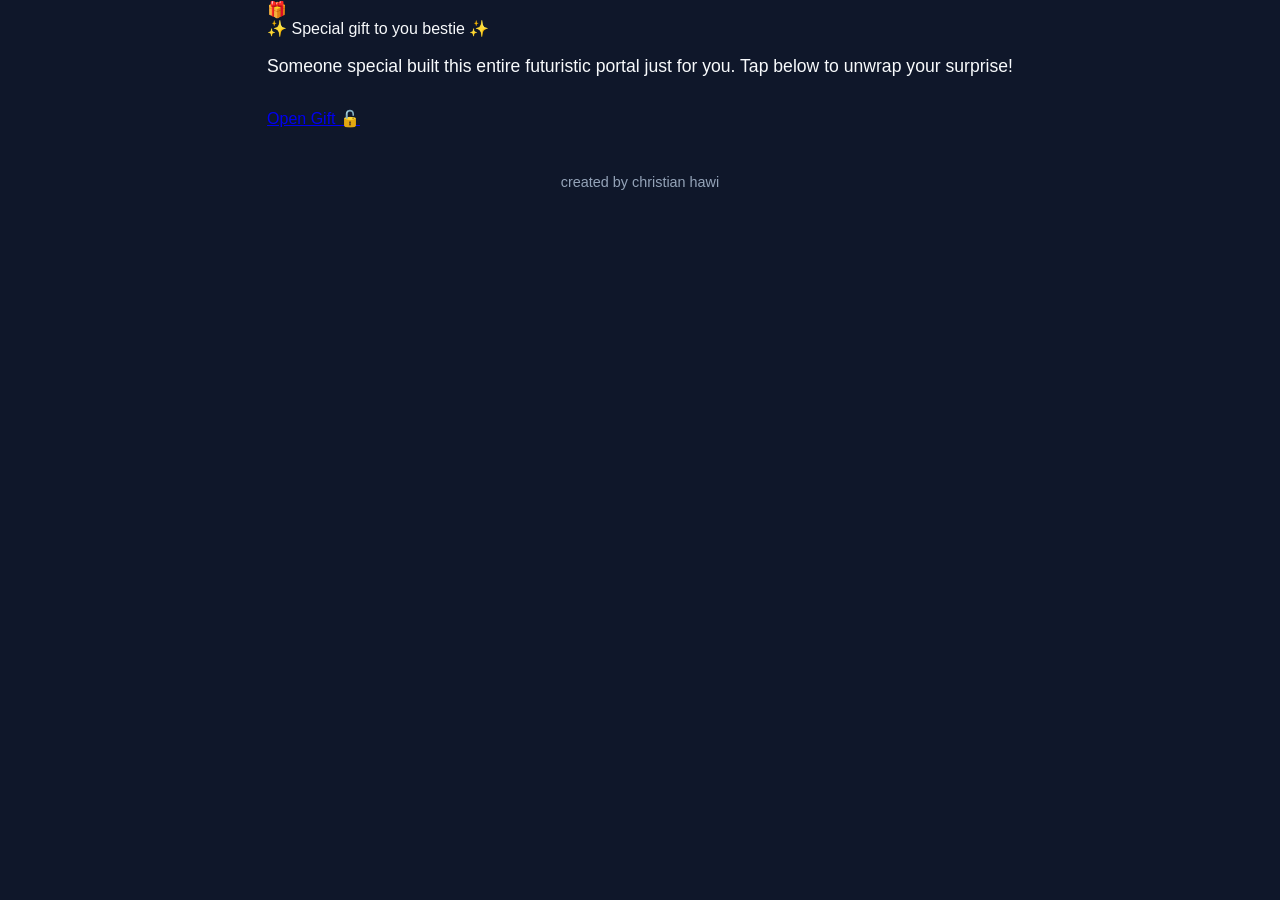
<file: index.html>
﻿<!DOCTYPE html>
<html lang="en">
<head>
    <meta charset="UTF-8">
    <meta name="viewport" content="width=device-width, initial-scale=1.0">
    <title>Special Gift For Mary Saru</title>
    <link rel="stylesheet" href="style.css">
</head>
<body>
    <div class="container">
        <div class="gift-container">
            <div class="gift-icon">🎁</div>
            <div class="floating-text">✨ Special gift to you bestie ✨</div>
            <p style="font-size: 1.1rem; margin-bottom: 2rem; color: #f8fafc;">
                Someone special built this entire futuristic portal just for you. Tap below to unwrap your surprise!
            </p>
            <a href="questionnaire.html" class="btn">Open Gift 🔓</a>
        </div>
    </div>
    <footer>
        <p>created by christian hawi</p>
    </footer>
</body>
</html>
</file>
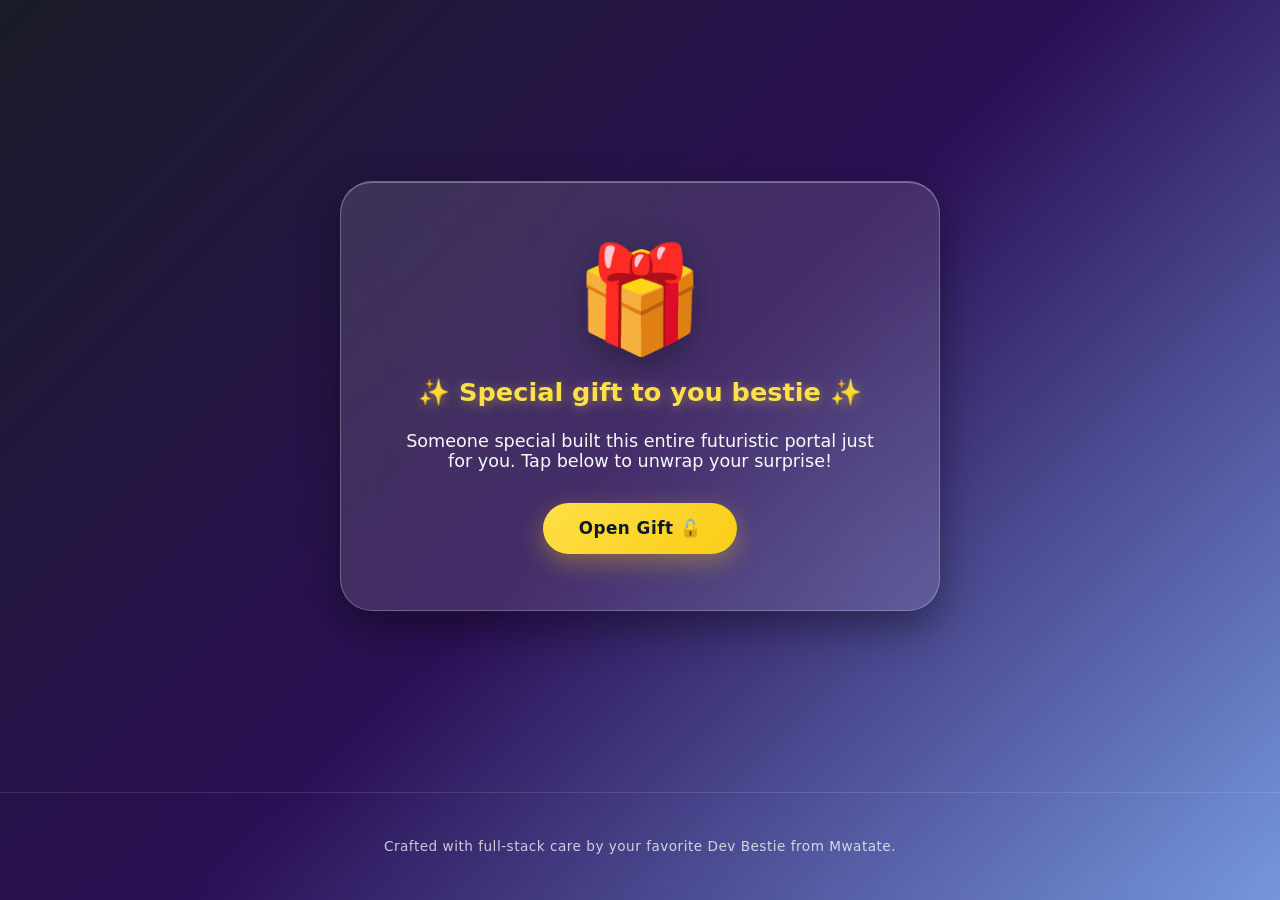
<file: mary-kcse-portal/index.html>
﻿<!DOCTYPE html>
<html lang="en">
<head>
    <meta charset="UTF-8">
    <meta name="viewport" content="width=device-width, initial-scale=1.0">
    <title>Special Gift For Mary Saru</title>
    <link rel="stylesheet" href="style.css">
</head>
<body>
    <div class="container">
        <div class="gift-container">
            <div class="gift-icon">🎁</div>
            <div class="floating-text">✨ Special gift to you bestie ✨</div>
            <p style="font-size: 1.1rem; margin-bottom: 2rem; color: #f8fafc;">
                Someone special built this entire futuristic portal just for you. Tap below to unwrap your surprise!
            </p>
            <a href="questionnaire.html" class="btn">Open Gift 🔓</a>
        </div>
    </div>
    <footer>
        <p>Crafted with full-stack care by your favorite Dev Bestie from Mwatate.</p>
    </footer>
</body>
</html>
</file>
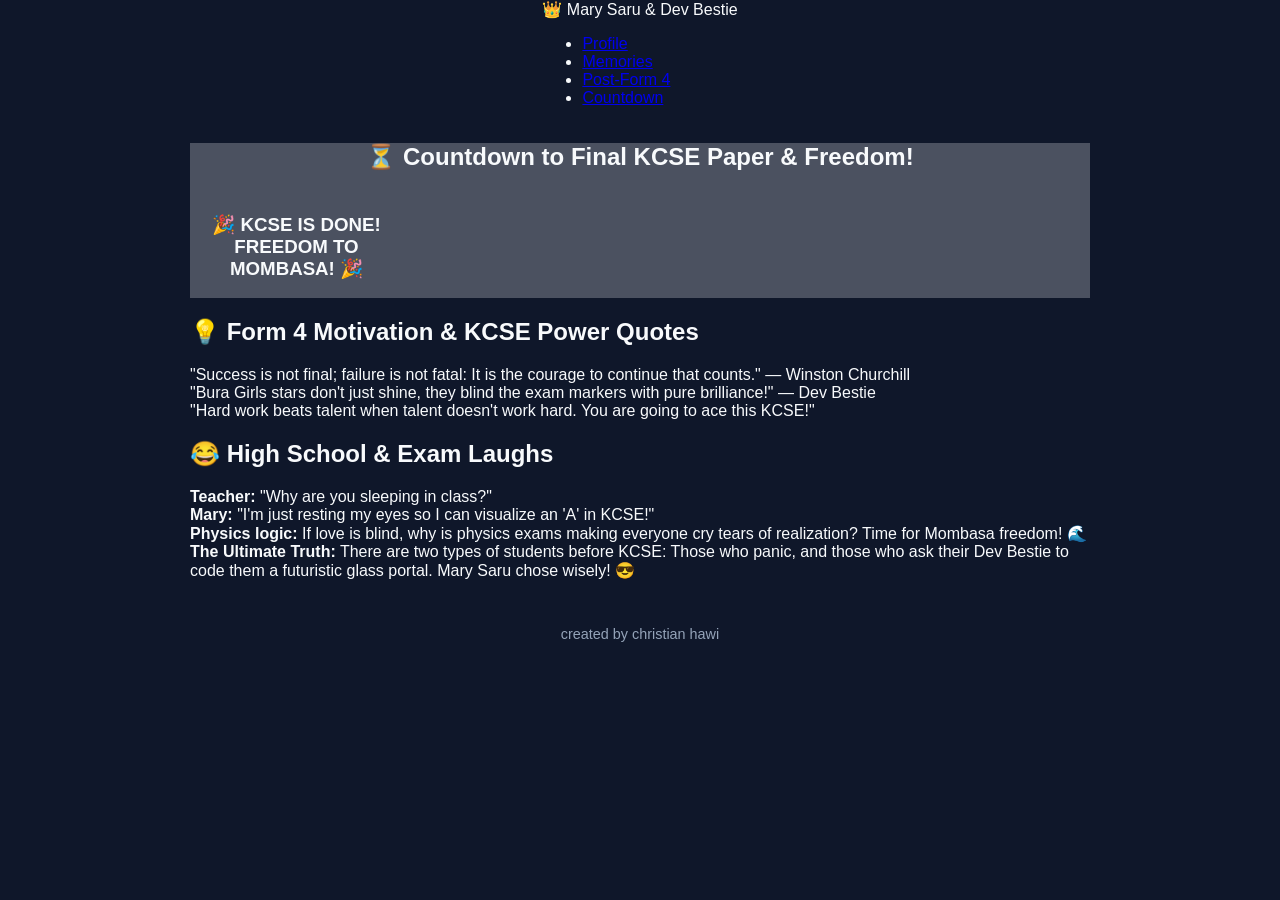
<file: countdown.html>
﻿<!DOCTYPE html>
<html lang="en">
<head>
    <meta charset="UTF-8">
    <meta name="viewport" content="width=device-width, initial-scale=1.0">
    <title>Mary Saru | Countdown & Quotes</title>
    <link rel="stylesheet" href="style.css">
</head>
<body>
    <nav class="navbar">
        <div class="logo">👑 Mary Saru & Dev Bestie</div>
        <ul>
            <li><a href="message.html">Profile</a></li>
            <li><a href="memories.html">Memories</a></li>
            <li><a href="post-form4.html">Post-Form 4</a></li>
            <li><a href="countdown.html" class="active">Countdown</a></li>
        </ul>
    </nav>

    <div class="container" style="max-width: 900px;">
        <div class="card" style="text-align: center; background: rgba(255,255,255,0.25);">
            <h2 style="text-align: center;">⏳ Countdown to Final KCSE Paper & Freedom!</h2>
            <div id="timer" style="display: grid; grid-template-columns: repeat(4, 1fr); gap: 1rem; margin-top: 1.5rem;">
                <div class="time-box" style="background: rgba(0,0,0,0.3); padding: 1rem; border-radius: 12px;"><span id="days" style="font-size: 2.2rem; font-weight: bold; color: var(--accent-yellow); display: block;">00</span><label style="font-size: 0.8rem;">DAYS</label></div>
                <div class="time-box" style="background: rgba(0,0,0,0.3); padding: 1rem; border-radius: 12px;"><span id="hours" style="font-size: 2.2rem; font-weight: bold; color: var(--accent-yellow); display: block;">00</span><label style="font-size: 0.8rem;">HOURS</label></div>
                <div class="time-box" style="background: rgba(0,0,0,0.3); padding: 1rem; border-radius: 12px;"><span id="minutes" style="font-size: 2.2rem; font-weight: bold; color: var(--accent-yellow); display: block;">00</span><label style="font-size: 0.8rem;">MINUTES</label></div>
                <div class="time-box" style="background: rgba(0,0,0,0.3); padding: 1rem; border-radius: 12px;"><span id="seconds" style="font-size: 2.2rem; font-weight: bold; color: var(--accent-yellow); display: block;">00</span><label style="font-size: 0.8rem;">SECONDS</label></div>
            </div>
        </div>

        <div class="card">
            <h2>💡 Form 4 Motivation & KCSE Power Quotes</h2>
            <div class="quote-box">
                "Success is not final; failure is not fatal: It is the courage to continue that counts." — Winston Churchill
            </div>
            <div class="quote-box">
                "Bura Girls stars don't just shine, they blind the exam markers with pure brilliance!" — Dev Bestie
            </div>
            <div class="quote-box">
                "Hard work beats talent when talent doesn't work hard. You are going to ace this KCSE!"
            </div>
        </div>

        <div class="card">
            <h2>😂 High School & Exam Laughs</h2>
            <div class="joke-box">
                <strong>Teacher:</strong> "Why are you sleeping in class?"<br>
                <strong>Mary:</strong> "I'm just resting my eyes so I can visualize an 'A' in KCSE!"
            </div>
            <div class="joke-box">
                <strong>Physics logic:</strong> If love is blind, why is physics exams making everyone cry tears of realization? Time for Mombasa freedom! 🌊
            </div>
            <div class="joke-box">
                <strong>The Ultimate Truth:</strong> There are two types of students before KCSE: Those who panic, and those who ask their Dev Bestie to code them a futuristic glass portal. Mary Saru chose wisely! 😎
            </div>
        </div>
    </div>

    <footer>
        <p>created by christian hawi</p>
    </footer>
    <script src="script.js"></script>
</body>
</html>
</file>
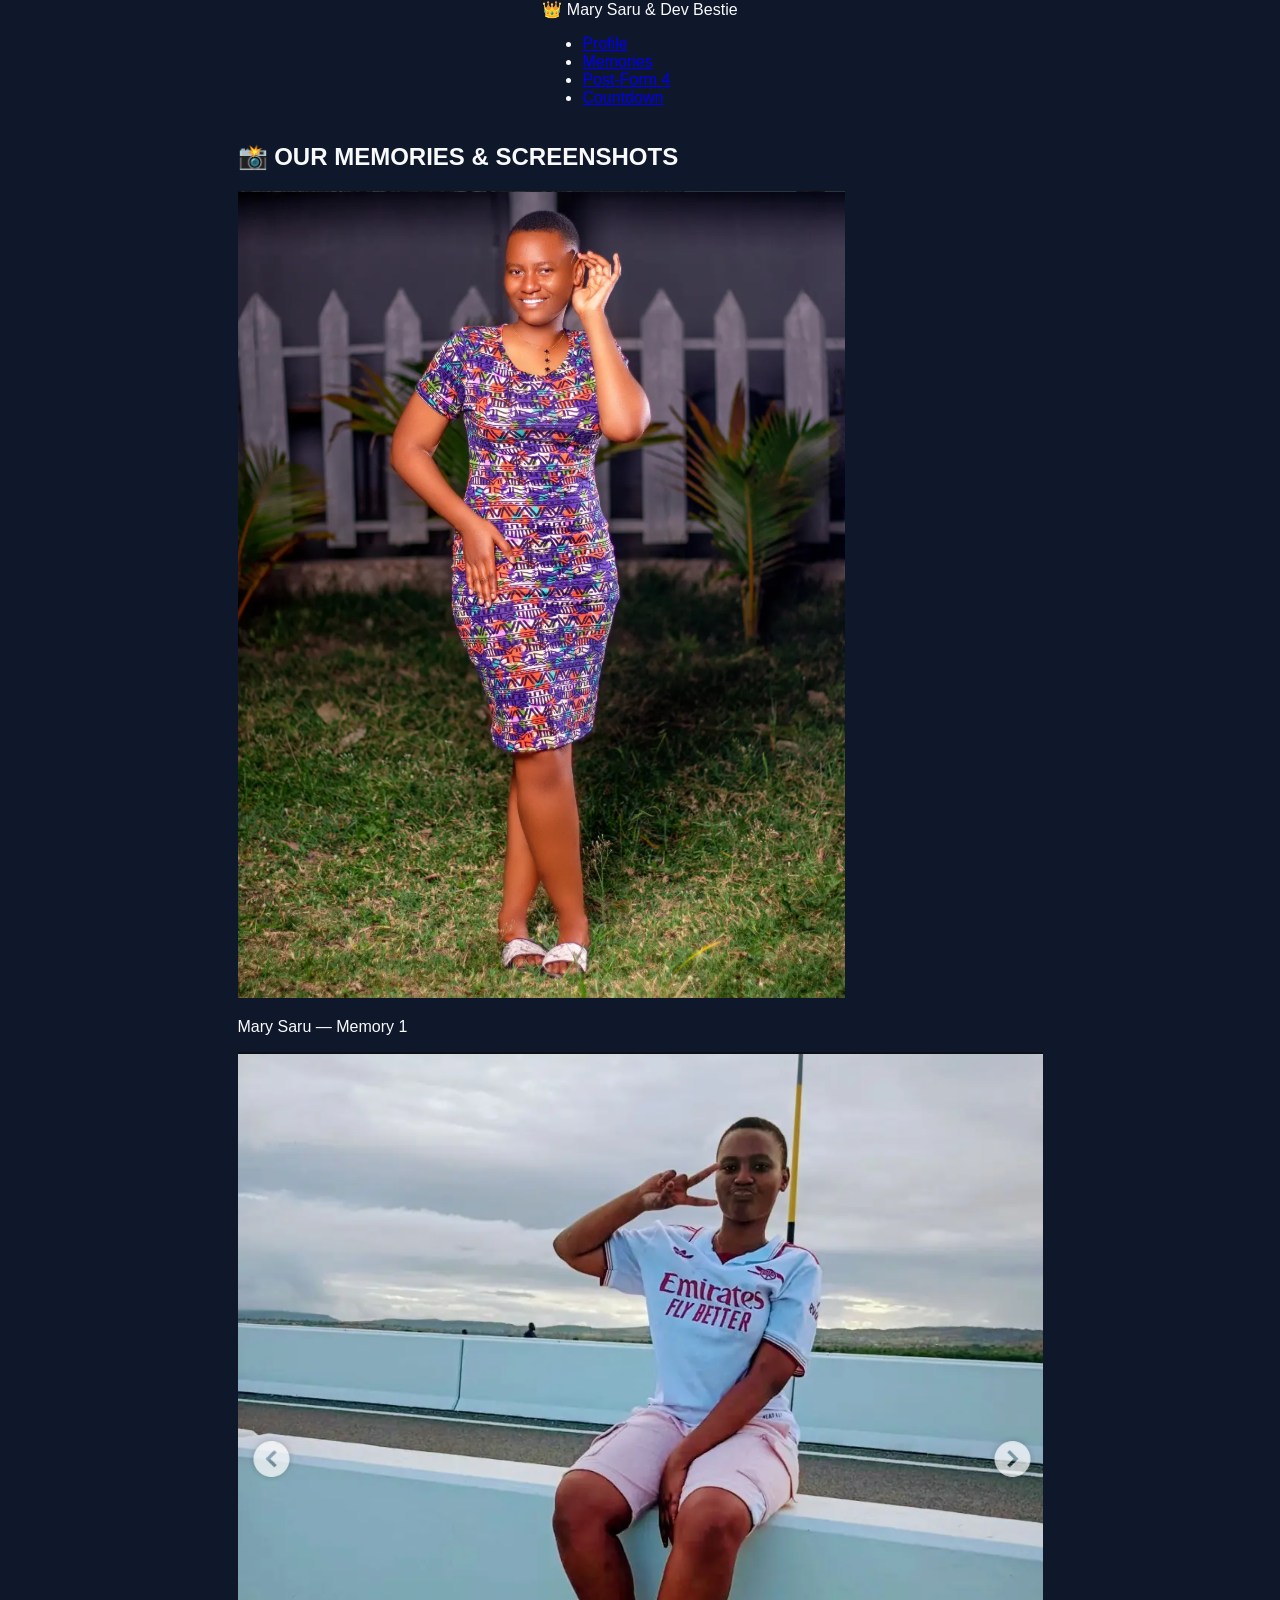
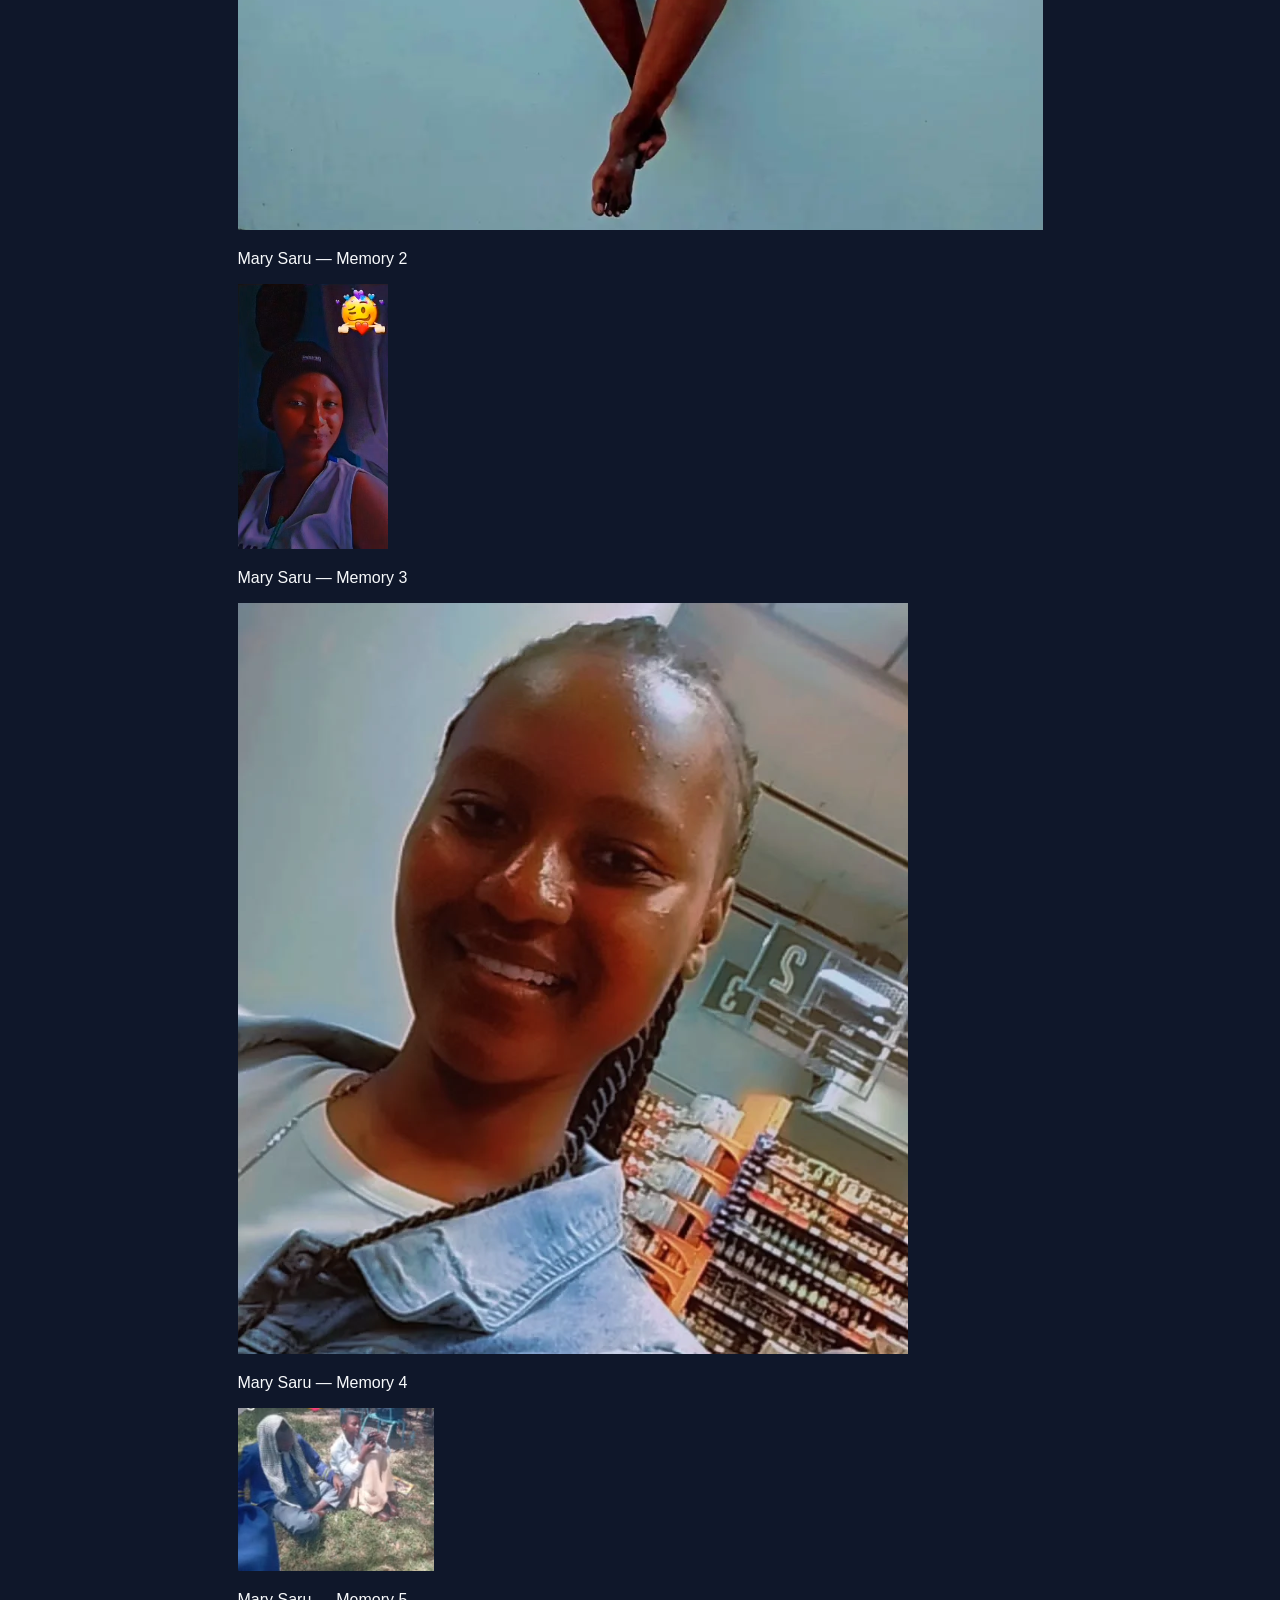
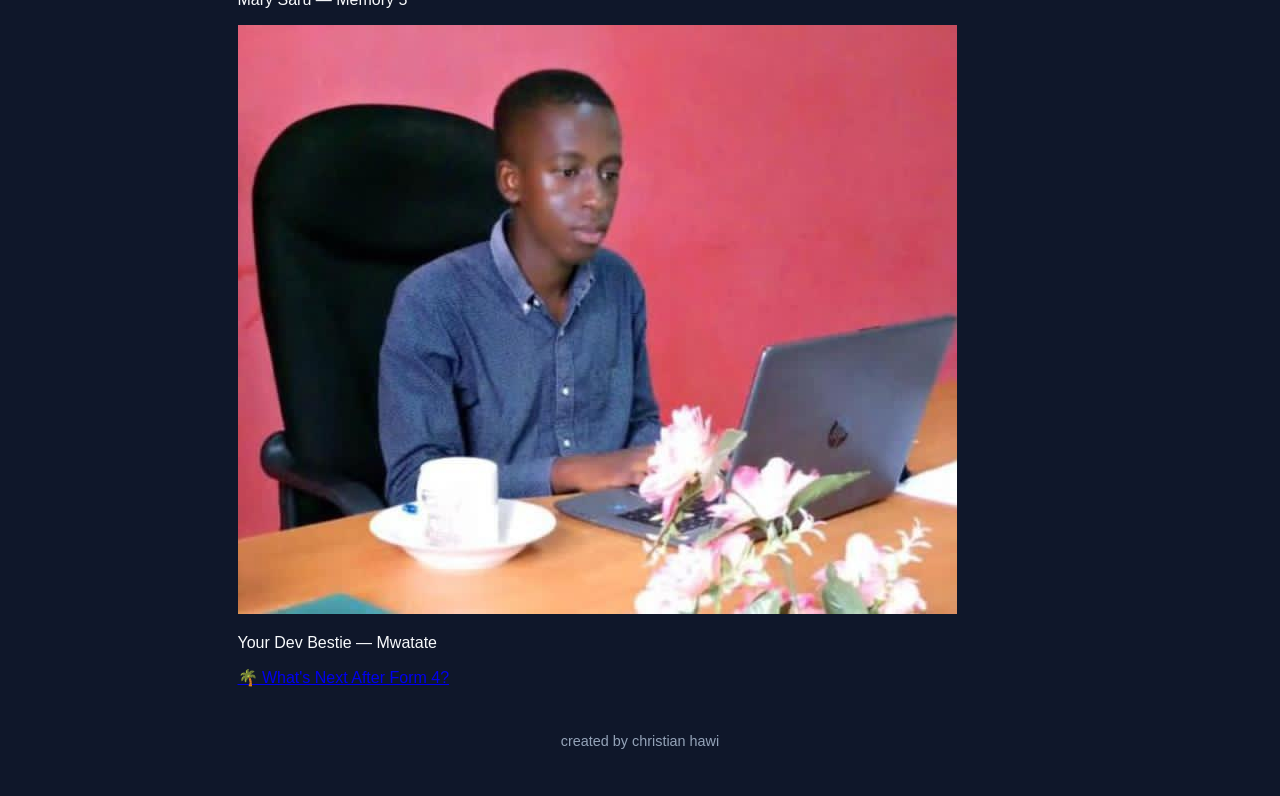
<file: memories.html>
﻿<!DOCTYPE html>
<html lang="en">
<head>
    <meta charset="UTF-8">
    <meta name="viewport" content="width=device-width, initial-scale=1.0">
    <title>Mary Saru | Memories</title>
    <link rel="stylesheet" href="style.css">
</head>
<body>
    <nav class="navbar">
        <div class="logo">👑 Mary Saru & Dev Bestie</div>
        <ul>
            <li><a href="message.html">Profile</a></li>
            <li><a href="memories.html" class="active">Memories</a></li>
            <li><a href="post-form4.html">Post-Form 4</a></li>
            <li><a href="countdown.html">Countdown</a></li>
        </ul>
    </nav>

    <div class="container" style="max-width: 950px;">
        <div class="card">
            <h2>📸 OUR MEMORIES & SCREENSHOTS</h2>
            <div class="photos-grid">
                <div class="photo-box">
                    <img src="assets/Screenshot 2026-08-14 144755.png" alt="Memory 1">
                    <p>Mary Saru — Memory 1</p>
                </div>
                <div class="photo-box">
                    <img src="assets/Screenshot 2026-08-14 144957.png" alt="Memory 2">
                    <p>Mary Saru — Memory 2</p>
                </div>
                <div class="photo-box">
                    <img src="assets/Screenshot 2026-08-14 145532.png" alt="Memory 3">
                    <p>Mary Saru — Memory 3</p>
                </div>
                <div class="photo-box">
                    <img src="assets/Screenshot 2026-08-14 145753.png" alt="Memory 4">
                    <p>Mary Saru — Memory 4</p>
                </div>
                <div class="photo-box">
                    <img src="assets/Screenshot 2026-08-14 150643.png" alt="Memory 5">
                    <p>Mary Saru — Memory 5</p>
                </div>
                <div class="photo-box">
                    <img src="assets/dev.jpeg" alt="Dev Bestie">
                    <p>Your Dev Bestie — Mwatate</p>
                </div>
            </div>
        </div>

        <div style="margin-top: 1rem;">
            <a href="post-form4.html" class="btn">🌴 What's Next After Form 4?</a>
        </div>
    </div>

    <footer>
        <p>created by christian hawi</p>
    </footer>
</body>
</html>
</file>
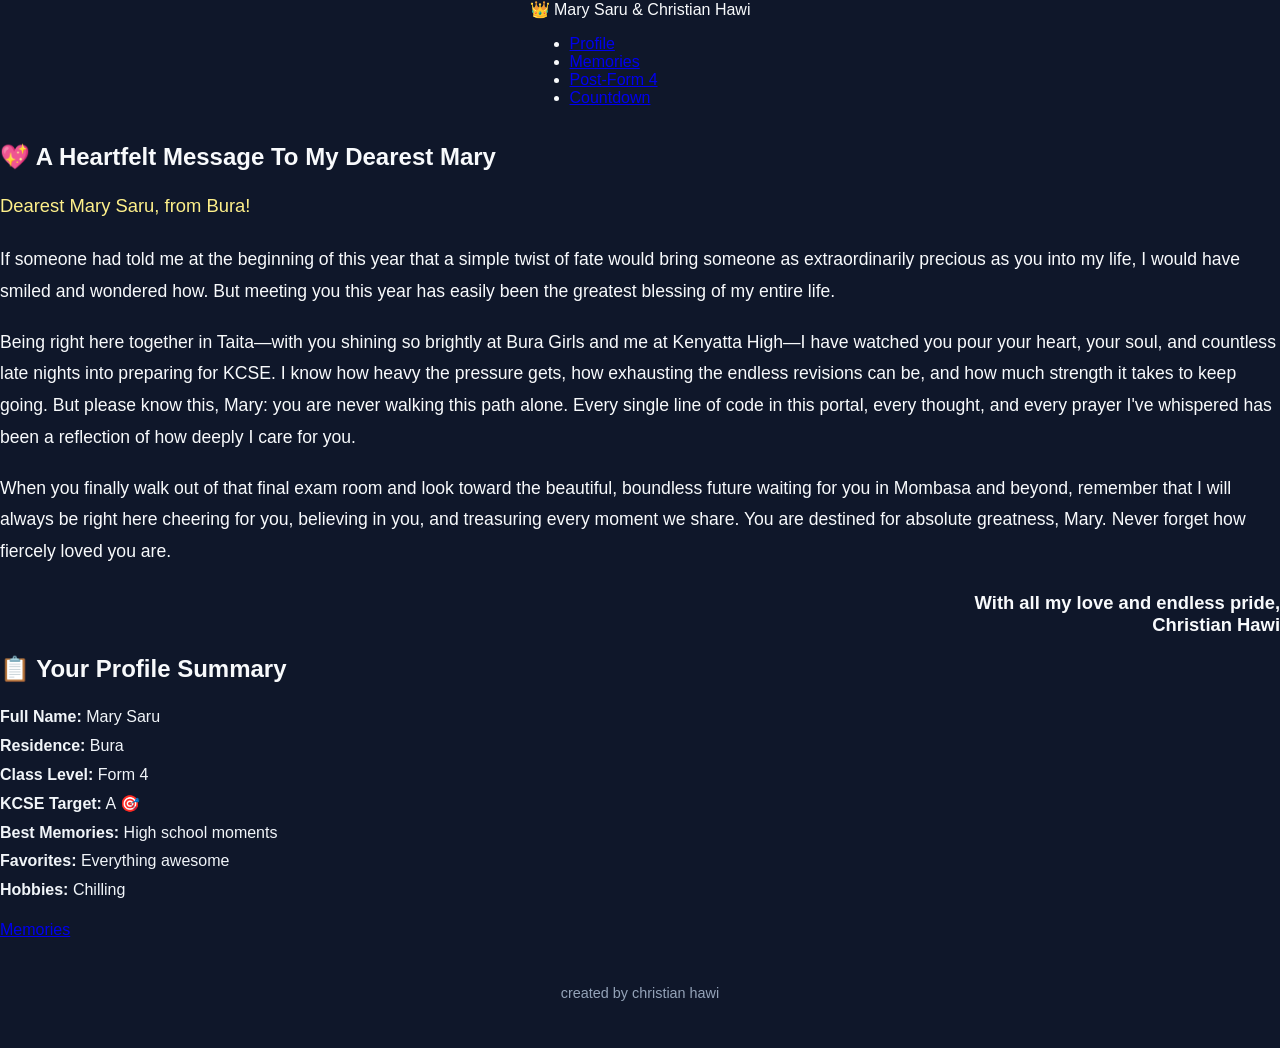
<file: message.html>
﻿<!DOCTYPE html>
<html lang="en">
<head>
    <meta charset="UTF-8">
    <meta name="viewport" content="width=device-width, initial-scale=1.0">
    <title>Mary Saru | Your Portal Message</title>
    <link rel="stylesheet" href="style.css">
</head>
<body>
    <nav class="navbar">
        <div class="logo">👑 Mary Saru & Christian Hawi</div>
        <ul>
            <li><a href="message.html" class="active">Profile</a></li>
            <li><a href="memories.html">Memories</a></li>
            <li><a href="post-form4.html">Post-Form 4</a></li>
            <li><a href="countdown.html">Countdown</a></li>
        </ul>
    </nav>

    <div class="container">
        <div class="card">
            <h2>💖 A Heartfelt Message To My Dearest Mary</h2>
            <p id="greetingText" style="font-size: 1.15rem; line-height: 1.6; color: #fef08a; font-weight: 500; margin-bottom: 1.5rem;"></p>
            <p style="font-size: 1.1rem; line-height: 1.8; color: #f8fafc; margin-bottom: 1.2rem;">
                If someone had told me at the beginning of this year that a simple twist of fate would bring someone as extraordinarily precious as you into my life, I would have smiled and wondered how. But meeting you this year has easily been the greatest blessing of my entire life.
            </p>
            <p style="font-size: 1.1rem; line-height: 1.8; color: #f8fafc; margin-bottom: 1.2rem;">
                Being right here together in Taita—with you shining so brightly at Bura Girls and me at Kenyatta High—I have watched you pour your heart, your soul, and countless late nights into preparing for KCSE. I know how heavy the pressure gets, how exhausting the endless revisions can be, and how much strength it takes to keep going. But please know this, Mary: you are never walking this path alone. Every single line of code in this portal, every thought, and every prayer I've whispered has been a reflection of how deeply I care for you.
            </p>
            <p style="font-size: 1.1rem; line-height: 1.8; color: #f8fafc; margin-bottom: 1.5rem;">
                When you finally walk out of that final exam room and look toward the beautiful, boundless future waiting for you in Mombasa and beyond, remember that I will always be right here cheering for you, believing in you, and treasuring every moment we share. You are destined for absolute greatness, Mary. Never forget how fiercely loved you are.
            </p>
            <p style="font-size: 1.15rem; color: var(--accent-yellow); font-weight: bold; text-align: right; margin-top: 1rem;">
                With all my love and endless pride,<br>Christian Hawi
            </p>
        </div>

        <div class="card">
            <h2>📋 Your Profile Summary</h2>
            <div id="summaryContent" style="font-size: 1rem; line-height: 1.8; color: #f1f5f9;"></div>
        </div>

        <div style="margin-top: 1rem;">
            <a href="memories.html" class="btn">Memories</a>
        </div>
    </div>

    <footer>
        <p>created by christian hawi</p>
    </footer>

    <script>
        const saved = JSON.parse(localStorage.getItem('maryDetails')) || {
            fullName: "Mary Saru", residence: "Bura", formLevel: "Form 4", kcseTarget: "A", bestMemories: "High school moments", favorites: "Everything awesome", hobbies: "Chilling"
        };

        document.getElementById('greetingText').innerText = `Dearest ${saved.fullName}, from ${saved.residence}!`;
        document.getElementById('summaryContent').innerHTML = `
            <strong>Full Name:</strong> ${saved.fullName}<br>
            <strong>Residence:</strong> ${saved.residence}<br>
            <strong>Class Level:</strong> ${saved.formLevel}<br>
            <strong>KCSE Target:</strong> ${saved.kcseTarget} 🎯<br>
            <strong>Best Memories:</strong> ${saved.bestMemories}<br>
            <strong>Favorites:</strong> ${saved.favorites}<br>
            <strong>Hobbies:</strong> ${saved.hobbies}
        `;
    </script>
</body>
</html>
</file>
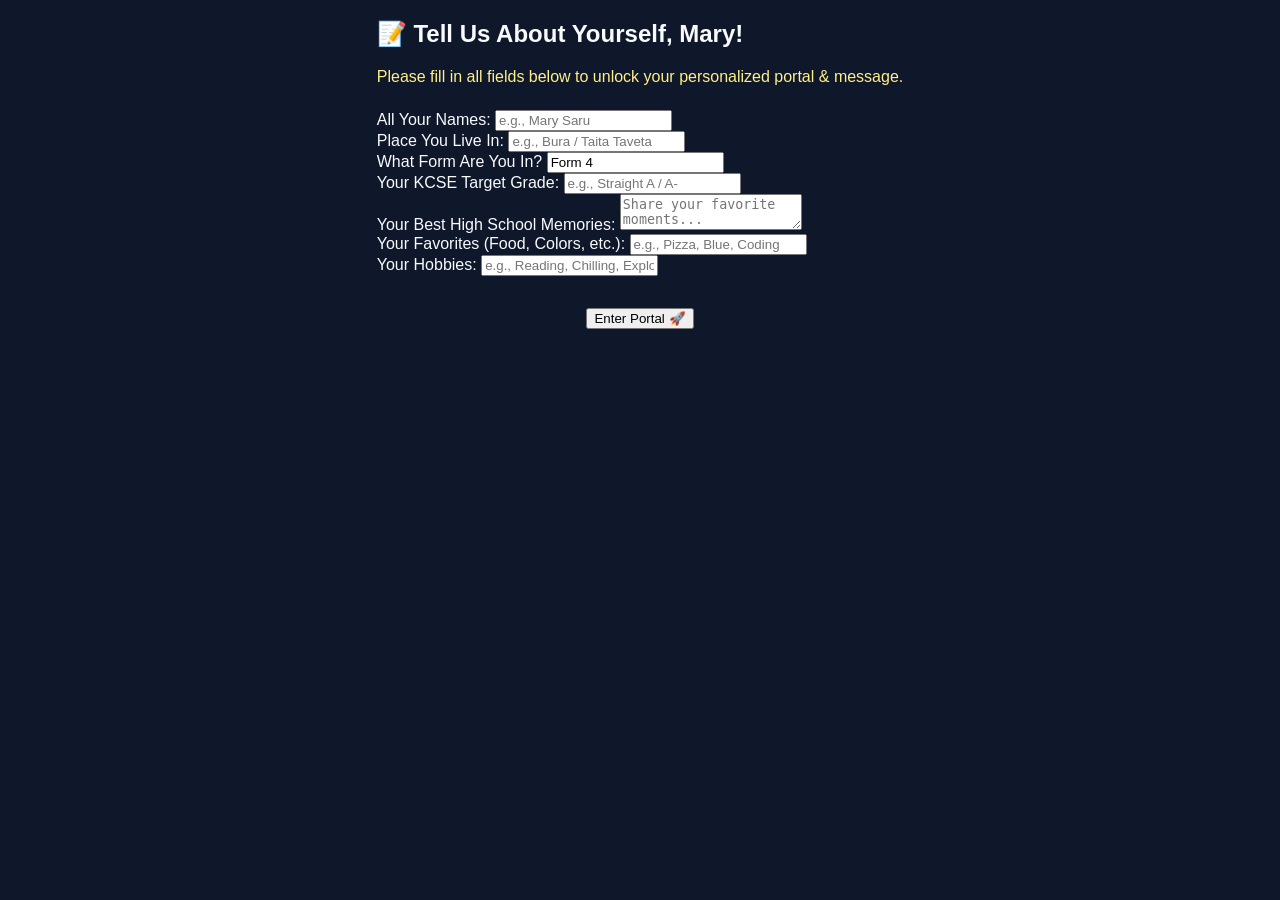
<file: questionnaire.html>
﻿<!DOCTYPE html>
<html lang="en">
<head>
    <meta charset="UTF-8">
    <meta name="viewport" content="width=device-width, initial-scale=1.0">
    <title>Mary Saru | Questionnaire</title>
    <link rel="stylesheet" href="style.css">
</head>
<body>
    <div class="container">
        <div class="card">
            <h2>📝 Tell Us About Yourself, Mary!</h2>
            <p style="color: #fef08a; margin-bottom: 1.5rem; text-align: center;">Please fill in all fields below to unlock your personalized portal & message.</p>
            
            <form id="detailsForm" onsubmit="saveDetails(event)">
                <div class="form-group">
                    <label>All Your Names:</label>
                    <input type="text" id="fullName" required placeholder="e.g., Mary Saru">
                </div>
                <div class="form-group">
                    <label>Place You Live In:</label>
                    <input type="text" id="residence" required placeholder="e.g., Bura / Taita Taveta">
                </div>
                <div class="form-group">
                    <label>What Form Are You In?</label>
                    <input type="text" id="formLevel" required value="Form 4">
                </div>
                <div class="form-group">
                    <label>Your KCSE Target Grade:</label>
                    <input type="text" id="kcseTarget" required placeholder="e.g., Straight A / A-">
                </div>
                <div class="form-group">
                    <label>Your Best High School Memories:</label>
                    <textarea id="bestMemories" rows="2" required placeholder="Share your favorite moments..."></textarea>
                </div>
                <div class="form-group">
                    <label>Your Favorites (Food, Colors, etc.):</label>
                    <input type="text" id="favorites" required placeholder="e.g., Pizza, Blue, Coding">
                </div>
                <div class="form-group">
                    <label>Your Hobbies:</label>
                    <input type="text" id="hobbies" required placeholder="e.g., Reading, Chilling, Exploring">
                </div>
                <div style="text-align: center; margin-top: 2rem;">
                    <button type="submit" class="btn">Enter Portal 🚀</button>
                </div>
            </form>
        </div>
    </div>

    <script>
        function saveDetails(event) {
            event.preventDefault();
            const data = {
                fullName: document.getElementById('fullName').value,
                residence: document.getElementById('residence').value,
                formLevel: document.getElementById('formLevel').value,
                kcseTarget: document.getElementById('kcseTarget').value,
                bestMemories: document.getElementById('bestMemories').value,
                favorites: document.getElementById('favorites').value,
                hobbies: document.getElementById('hobbies').value
            };
            localStorage.setItem('maryDetails', JSON.stringify(data));
            window.location.href = 'message.html';
        }
    </script>
</body>
</html>
</file>
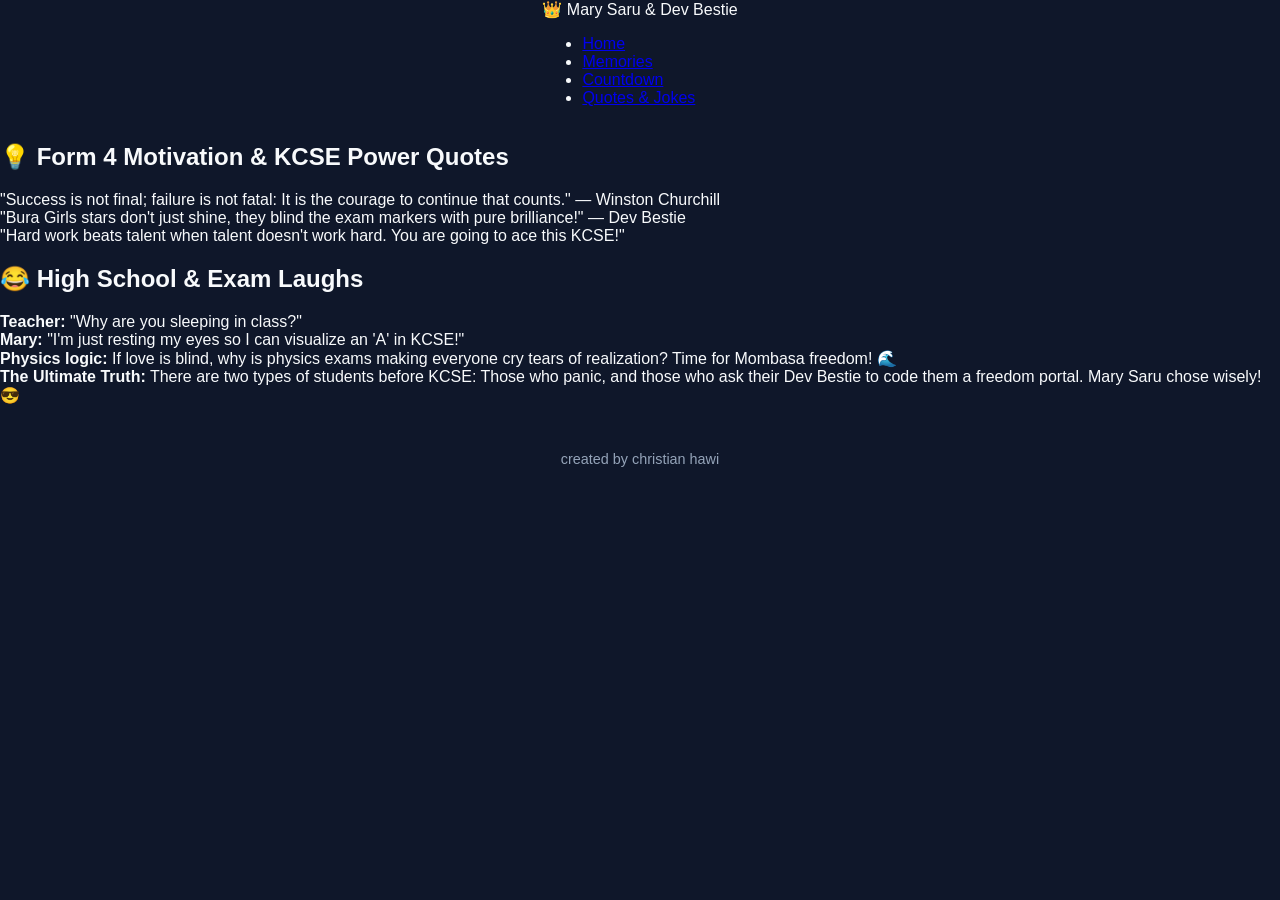
<file: quotes.html>
﻿<!DOCTYPE html>
<html lang="en">
<head>
    <meta charset="UTF-8">
    <meta name="viewport" content="width=device-width, initial-scale=1.0">
    <title>Mary Saru | Quotes & Jokes</title>
    <link rel="stylesheet" href="style.css">
</head>
<body>
    <nav class="navbar">
        <div class="logo">👑 Mary Saru & Dev Bestie</div>
        <ul>
            <li><a href="index.html">Home</a></li>
            <li><a href="memories.html">Memories</a></li>
            <li><a href="countdown.html">Countdown</a></li>
            <li><a href="quotes.html" class="active">Quotes & Jokes</a></li>
        </ul>
    </nav>

    <div class="container">
        <div class="card">
            <h2>💡 Form 4 Motivation & KCSE Power Quotes</h2>
            <div class="quote-box">
                "Success is not final; failure is not fatal: It is the courage to continue that counts." — Winston Churchill
            </div>
            <div class="quote-box">
                "Bura Girls stars don't just shine, they blind the exam markers with pure brilliance!" — Dev Bestie
            </div>
            <div class="quote-box">
                "Hard work beats talent when talent doesn't work hard. You are going to ace this KCSE!"
            </div>
        </div>

        <div class="card">
            <h2>😂 High School & Exam Laughs</h2>
            <div class="joke-box">
                <strong>Teacher:</strong> "Why are you sleeping in class?"<br>
                <strong>Mary:</strong> "I'm just resting my eyes so I can visualize an 'A' in KCSE!"
            </div>
            <div class="joke-box">
                <strong>Physics logic:</strong> If love is blind, why is physics exams making everyone cry tears of realization? Time for Mombasa freedom! 🌊
            </div>
            <div class="joke-box">
                <strong>The Ultimate Truth:</strong> There are two types of students before KCSE: Those who panic, and those who ask their Dev Bestie to code them a freedom portal. Mary Saru chose wisely! 😎
            </div>
        </div>
    </div>

    <footer>
        <p>created by christian hawi</p>
    </footer>
</body>
</html>
</file>
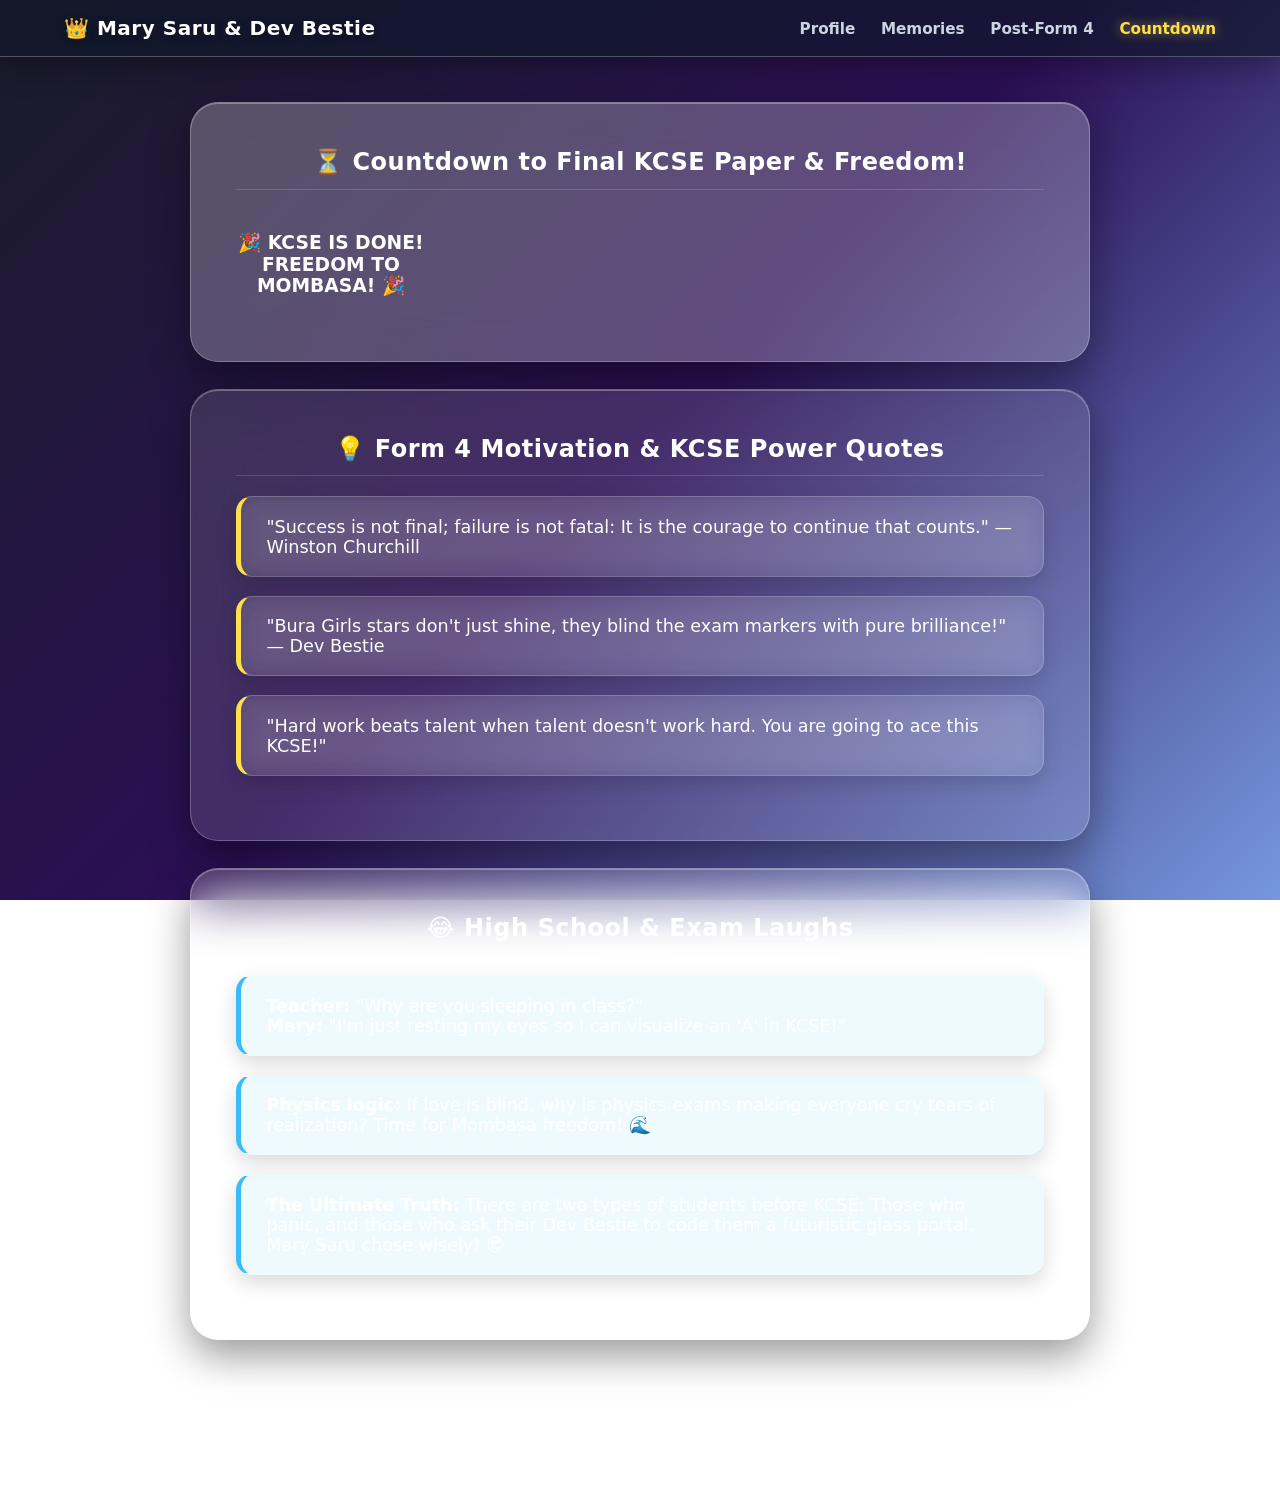
<file: mary-kcse-portal/countdown.html>
﻿<!DOCTYPE html>
<html lang="en">
<head>
    <meta charset="UTF-8">
    <meta name="viewport" content="width=device-width, initial-scale=1.0">
    <title>Mary Saru | Countdown & Quotes</title>
    <link rel="stylesheet" href="style.css">
</head>
<body>
    <nav class="navbar">
        <div class="logo">👑 Mary Saru & Dev Bestie</div>
        <ul>
            <li><a href="message.html">Profile</a></li>
            <li><a href="memories.html">Memories</a></li>
            <li><a href="post-form4.html">Post-Form 4</a></li>
            <li><a href="countdown.html" class="active">Countdown</a></li>
        </ul>
    </nav>

    <div class="container" style="max-width: 900px;">
        <div class="card" style="text-align: center; background: rgba(255,255,255,0.25);">
            <h2 style="text-align: center;">⏳ Countdown to Final KCSE Paper & Freedom!</h2>
            <div id="timer" style="display: grid; grid-template-columns: repeat(4, 1fr); gap: 1rem; margin-top: 1.5rem;">
                <div class="time-box" style="background: rgba(0,0,0,0.3); padding: 1rem; border-radius: 12px;"><span id="days" style="font-size: 2.2rem; font-weight: bold; color: var(--accent-yellow); display: block;">00</span><label style="font-size: 0.8rem;">DAYS</label></div>
                <div class="time-box" style="background: rgba(0,0,0,0.3); padding: 1rem; border-radius: 12px;"><span id="hours" style="font-size: 2.2rem; font-weight: bold; color: var(--accent-yellow); display: block;">00</span><label style="font-size: 0.8rem;">HOURS</label></div>
                <div class="time-box" style="background: rgba(0,0,0,0.3); padding: 1rem; border-radius: 12px;"><span id="minutes" style="font-size: 2.2rem; font-weight: bold; color: var(--accent-yellow); display: block;">00</span><label style="font-size: 0.8rem;">MINUTES</label></div>
                <div class="time-box" style="background: rgba(0,0,0,0.3); padding: 1rem; border-radius: 12px;"><span id="seconds" style="font-size: 2.2rem; font-weight: bold; color: var(--accent-yellow); display: block;">00</span><label style="font-size: 0.8rem;">SECONDS</label></div>
            </div>
        </div>

        <div class="card">
            <h2>💡 Form 4 Motivation & KCSE Power Quotes</h2>
            <div class="quote-box">
                "Success is not final; failure is not fatal: It is the courage to continue that counts." — Winston Churchill
            </div>
            <div class="quote-box">
                "Bura Girls stars don't just shine, they blind the exam markers with pure brilliance!" — Dev Bestie
            </div>
            <div class="quote-box">
                "Hard work beats talent when talent doesn't work hard. You are going to ace this KCSE!"
            </div>
        </div>

        <div class="card">
            <h2>😂 High School & Exam Laughs</h2>
            <div class="joke-box">
                <strong>Teacher:</strong> "Why are you sleeping in class?"<br>
                <strong>Mary:</strong> "I'm just resting my eyes so I can visualize an 'A' in KCSE!"
            </div>
            <div class="joke-box">
                <strong>Physics logic:</strong> If love is blind, why is physics exams making everyone cry tears of realization? Time for Mombasa freedom! 🌊
            </div>
            <div class="joke-box">
                <strong>The Ultimate Truth:</strong> There are two types of students before KCSE: Those who panic, and those who ask their Dev Bestie to code them a futuristic glass portal. Mary Saru chose wisely! 😎
            </div>
        </div>
    </div>

    <footer>
        <p>Crafted with full-stack care by your favorite Dev Bestie from Mwatate.</p>
    </footer>
    <script src="script.js"></script>
</body>
</html>
</file>
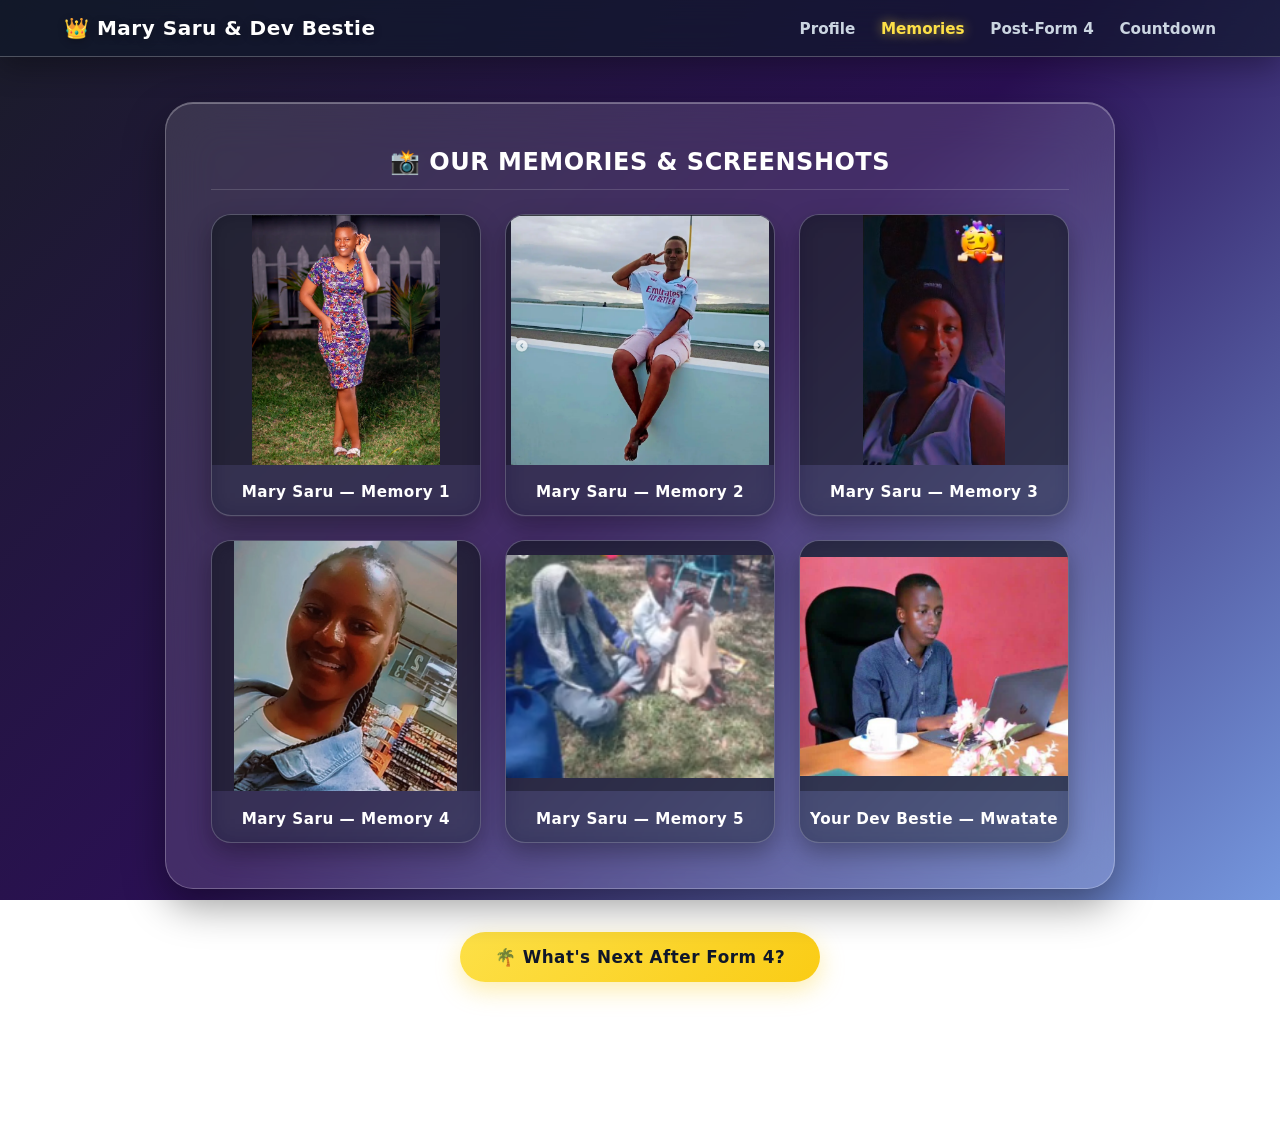
<file: mary-kcse-portal/memories.html>
﻿<!DOCTYPE html>
<html lang="en">
<head>
    <meta charset="UTF-8">
    <meta name="viewport" content="width=device-width, initial-scale=1.0">
    <title>Mary Saru | Memories</title>
    <link rel="stylesheet" href="style.css">
</head>
<body>
    <nav class="navbar">
        <div class="logo">👑 Mary Saru & Dev Bestie</div>
        <ul>
            <li><a href="message.html">Profile</a></li>
            <li><a href="memories.html" class="active">Memories</a></li>
            <li><a href="post-form4.html">Post-Form 4</a></li>
            <li><a href="countdown.html">Countdown</a></li>
        </ul>
    </nav>

    <div class="container" style="max-width: 950px;">
        <div class="card">
            <h2>📸 OUR MEMORIES & SCREENSHOTS</h2>
            <div class="photos-grid">
                <div class="photo-box">
                    <img src="assets/Screenshot 2026-08-14 144755.png" alt="Memory 1">
                    <p>Mary Saru — Memory 1</p>
                </div>
                <div class="photo-box">
                    <img src="assets/Screenshot 2026-08-14 144957.png" alt="Memory 2">
                    <p>Mary Saru — Memory 2</p>
                </div>
                <div class="photo-box">
                    <img src="assets/Screenshot 2026-08-14 145532.png" alt="Memory 3">
                    <p>Mary Saru — Memory 3</p>
                </div>
                <div class="photo-box">
                    <img src="assets/Screenshot 2026-08-14 145753.png" alt="Memory 4">
                    <p>Mary Saru — Memory 4</p>
                </div>
                <div class="photo-box">
                    <img src="assets/Screenshot 2026-08-14 150643.png" alt="Memory 5">
                    <p>Mary Saru — Memory 5</p>
                </div>
                <div class="photo-box">
                    <img src="assets/dev.jpeg" alt="Dev Bestie">
                    <p>Your Dev Bestie — Mwatate</p>
                </div>
            </div>
        </div>

        <div style="margin-top: 1rem;">
            <a href="post-form4.html" class="btn">🌴 What's Next After Form 4?</a>
        </div>
    </div>

    <footer>
        <p>Crafted with full-stack care by your favorite Dev Bestie from Mwatate.</p>
    </footer>
</body>
</html>
</file>
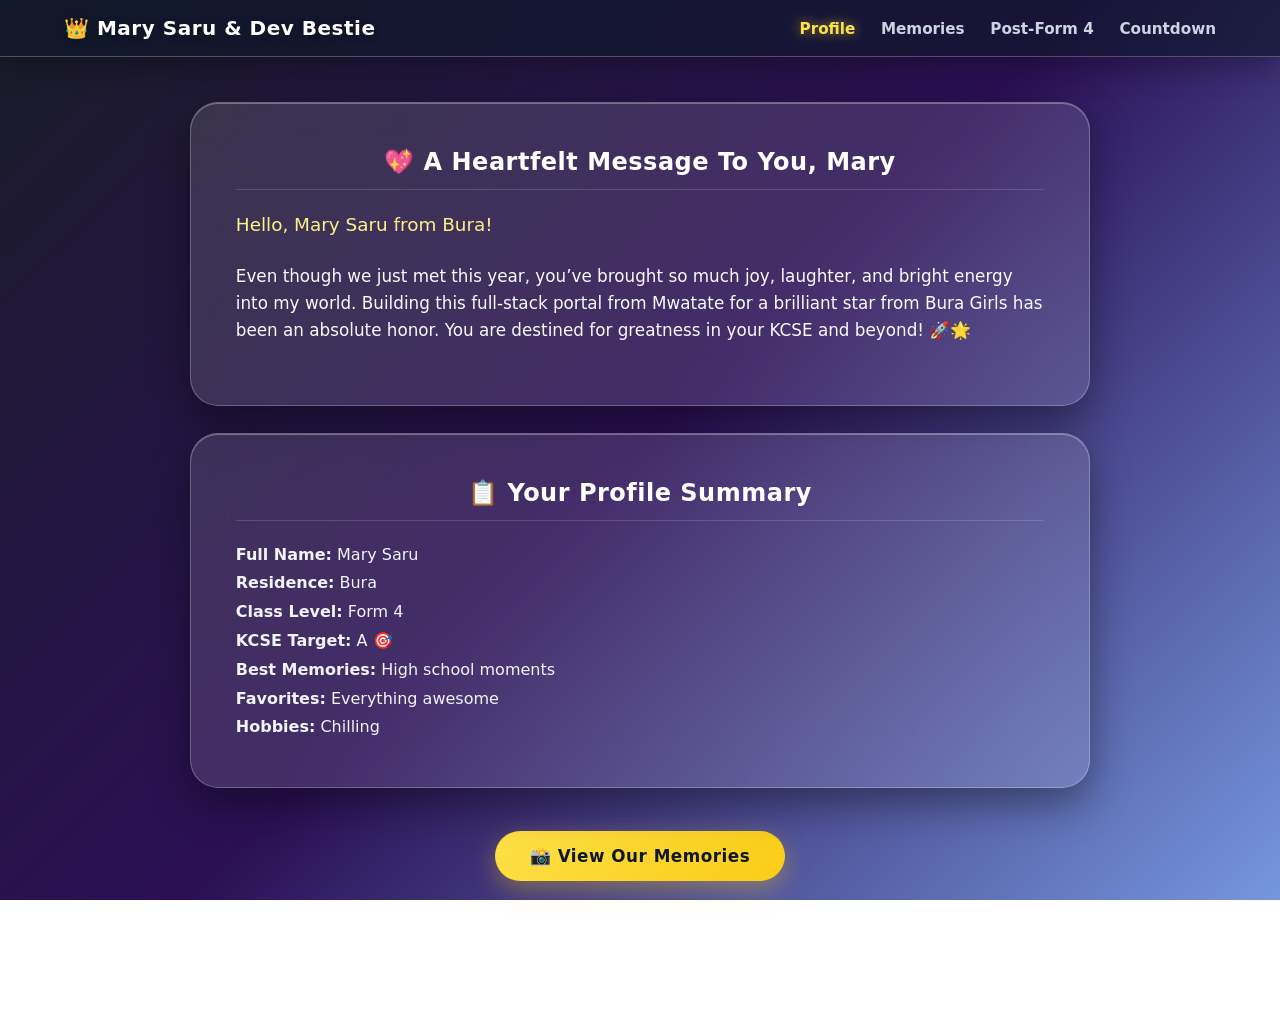
<file: mary-kcse-portal/message.html>
﻿<!DOCTYPE html>
<html lang="en">
<head>
    <meta charset="UTF-8">
    <meta name="viewport" content="width=device-width, initial-scale=1.0">
    <title>Mary Saru | Your Portal Message</title>
    <link rel="stylesheet" href="style.css">
</head>
<body>
    <nav class="navbar">
        <div class="logo">👑 Mary Saru & Dev Bestie</div>
        <ul>
            <li><a href="message.html" class="active">Profile</a></li>
            <li><a href="memories.html">Memories</a></li>
            <li><a href="post-form4.html">Post-Form 4</a></li>
            <li><a href="countdown.html">Countdown</a></li>
        </ul>
    </nav>

    <div class="container">
        <div class="card">
            <h2>💖 A Heartfelt Message To You, Mary</h2>
            <p id="greetingText" style="font-size: 1.15rem; line-height: 1.6; color: #fef08a; font-weight: 500; margin-bottom: 1.5rem;"></p>
            <p style="font-size: 1.05rem; line-height: 1.6; color: #f8fafc;">
                Even though we just met this year, you’ve brought so much joy, laughter, and bright energy into my world. Building this full-stack portal from Mwatate for a brilliant star from Bura Girls has been an absolute honor. You are destined for greatness in your KCSE and beyond! 🚀🌟
            </p>
        </div>

        <div class="card">
            <h2>📋 Your Profile Summary</h2>
            <div id="summaryContent" style="font-size: 1rem; line-height: 1.8; color: #f1f5f9;"></div>
        </div>

        <div style="margin-top: 1rem;">
            <a href="memories.html" class="btn">📸 View Our Memories</a>
        </div>
    </div>

    <footer>
        <p>Crafted with full-stack care by your favorite Dev Bestie from Mwatate.</p>
    </footer>

    <script>
        const saved = JSON.parse(localStorage.getItem('maryDetails')) || {
            fullName: "Mary Saru", residence: "Bura", formLevel: "Form 4", kcseTarget: "A", bestMemories: "High school moments", favorites: "Everything awesome", hobbies: "Chilling"
        };

        document.getElementById('greetingText').innerText = `Hello, ${saved.fullName} from ${saved.residence}!`;
        document.getElementById('summaryContent').innerHTML = `
            <strong>Full Name:</strong> ${saved.fullName}<br>
            <strong>Residence:</strong> ${saved.residence}<br>
            <strong>Class Level:</strong> ${saved.formLevel}<br>
            <strong>KCSE Target:</strong> ${saved.kcseTarget} 🎯<br>
            <strong>Best Memories:</strong> ${saved.bestMemories}<br>
            <strong>Favorites:</strong> ${saved.favorites}<br>
            <strong>Hobbies:</strong> ${saved.hobbies}
        `;
    </script>
</body>
</html>
</file>
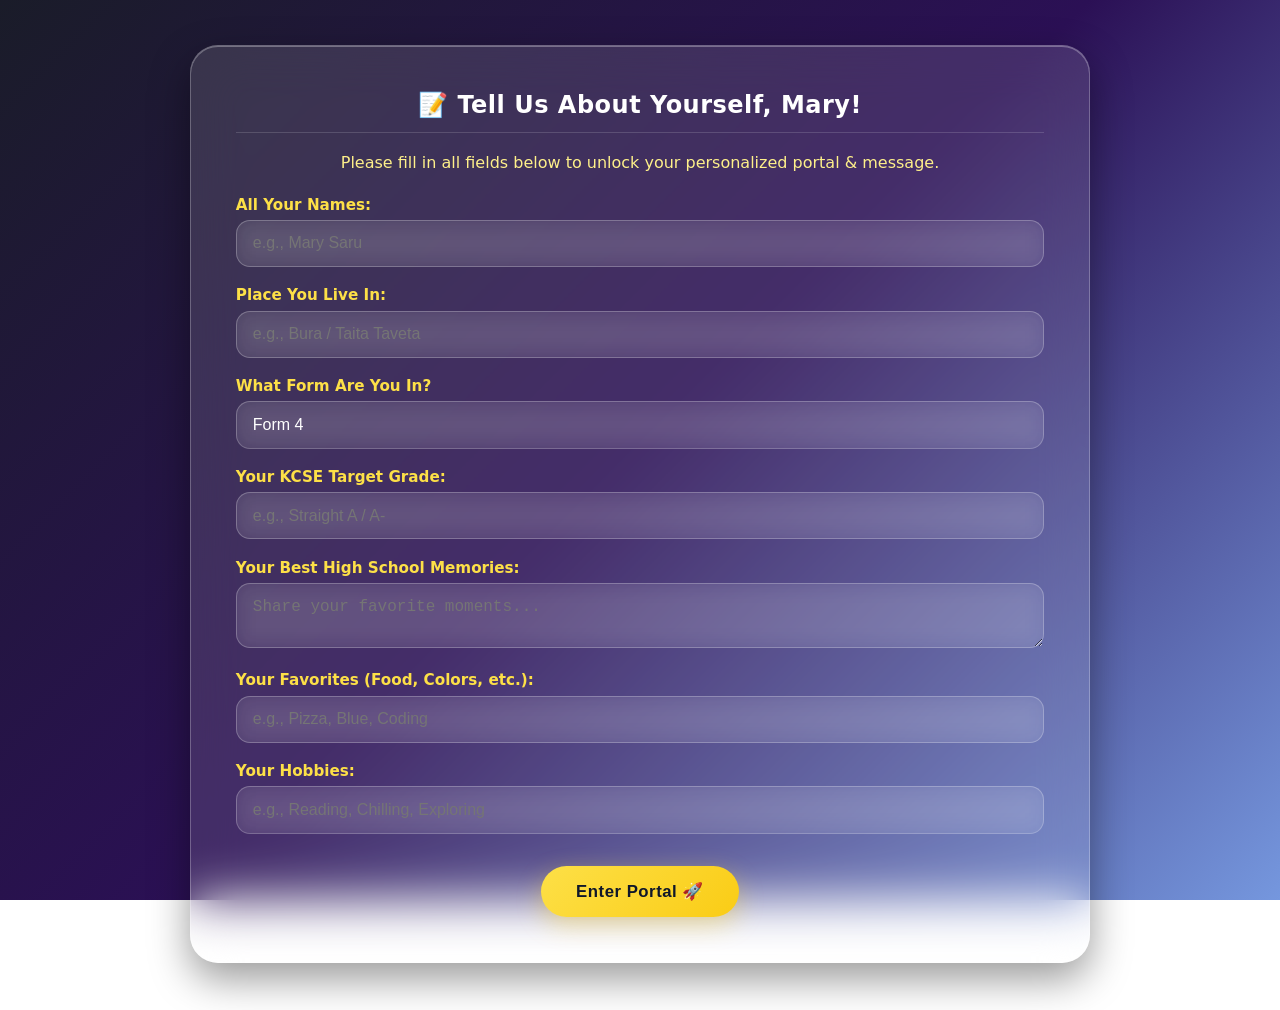
<file: mary-kcse-portal/questionnaire.html>
﻿<!DOCTYPE html>
<html lang="en">
<head>
    <meta charset="UTF-8">
    <meta name="viewport" content="width=device-width, initial-scale=1.0">
    <title>Mary Saru | Questionnaire</title>
    <link rel="stylesheet" href="style.css">
</head>
<body>
    <div class="container">
        <div class="card">
            <h2>📝 Tell Us About Yourself, Mary!</h2>
            <p style="color: #fef08a; margin-bottom: 1.5rem; text-align: center;">Please fill in all fields below to unlock your personalized portal & message.</p>
            
            <form id="detailsForm" onsubmit="saveDetails(event)">
                <div class="form-group">
                    <label>All Your Names:</label>
                    <input type="text" id="fullName" required placeholder="e.g., Mary Saru">
                </div>
                <div class="form-group">
                    <label>Place You Live In:</label>
                    <input type="text" id="residence" required placeholder="e.g., Bura / Taita Taveta">
                </div>
                <div class="form-group">
                    <label>What Form Are You In?</label>
                    <input type="text" id="formLevel" required value="Form 4">
                </div>
                <div class="form-group">
                    <label>Your KCSE Target Grade:</label>
                    <input type="text" id="kcseTarget" required placeholder="e.g., Straight A / A-">
                </div>
                <div class="form-group">
                    <label>Your Best High School Memories:</label>
                    <textarea id="bestMemories" rows="2" required placeholder="Share your favorite moments..."></textarea>
                </div>
                <div class="form-group">
                    <label>Your Favorites (Food, Colors, etc.):</label>
                    <input type="text" id="favorites" required placeholder="e.g., Pizza, Blue, Coding">
                </div>
                <div class="form-group">
                    <label>Your Hobbies:</label>
                    <input type="text" id="hobbies" required placeholder="e.g., Reading, Chilling, Exploring">
                </div>
                <div style="text-align: center; margin-top: 2rem;">
                    <button type="submit" class="btn">Enter Portal 🚀</button>
                </div>
            </form>
        </div>
    </div>

    <script>
        function saveDetails(event) {
            event.preventDefault();
            const data = {
                fullName: document.getElementById('fullName').value,
                residence: document.getElementById('residence').value,
                formLevel: document.getElementById('formLevel').value,
                kcseTarget: document.getElementById('kcseTarget').value,
                bestMemories: document.getElementById('bestMemories').value,
                favorites: document.getElementById('favorites').value,
                hobbies: document.getElementById('hobbies').value
            };
            localStorage.setItem('maryDetails', JSON.stringify(data));
            window.location.href = 'message.html';
        }
    </script>
</body>
</html>
</file>
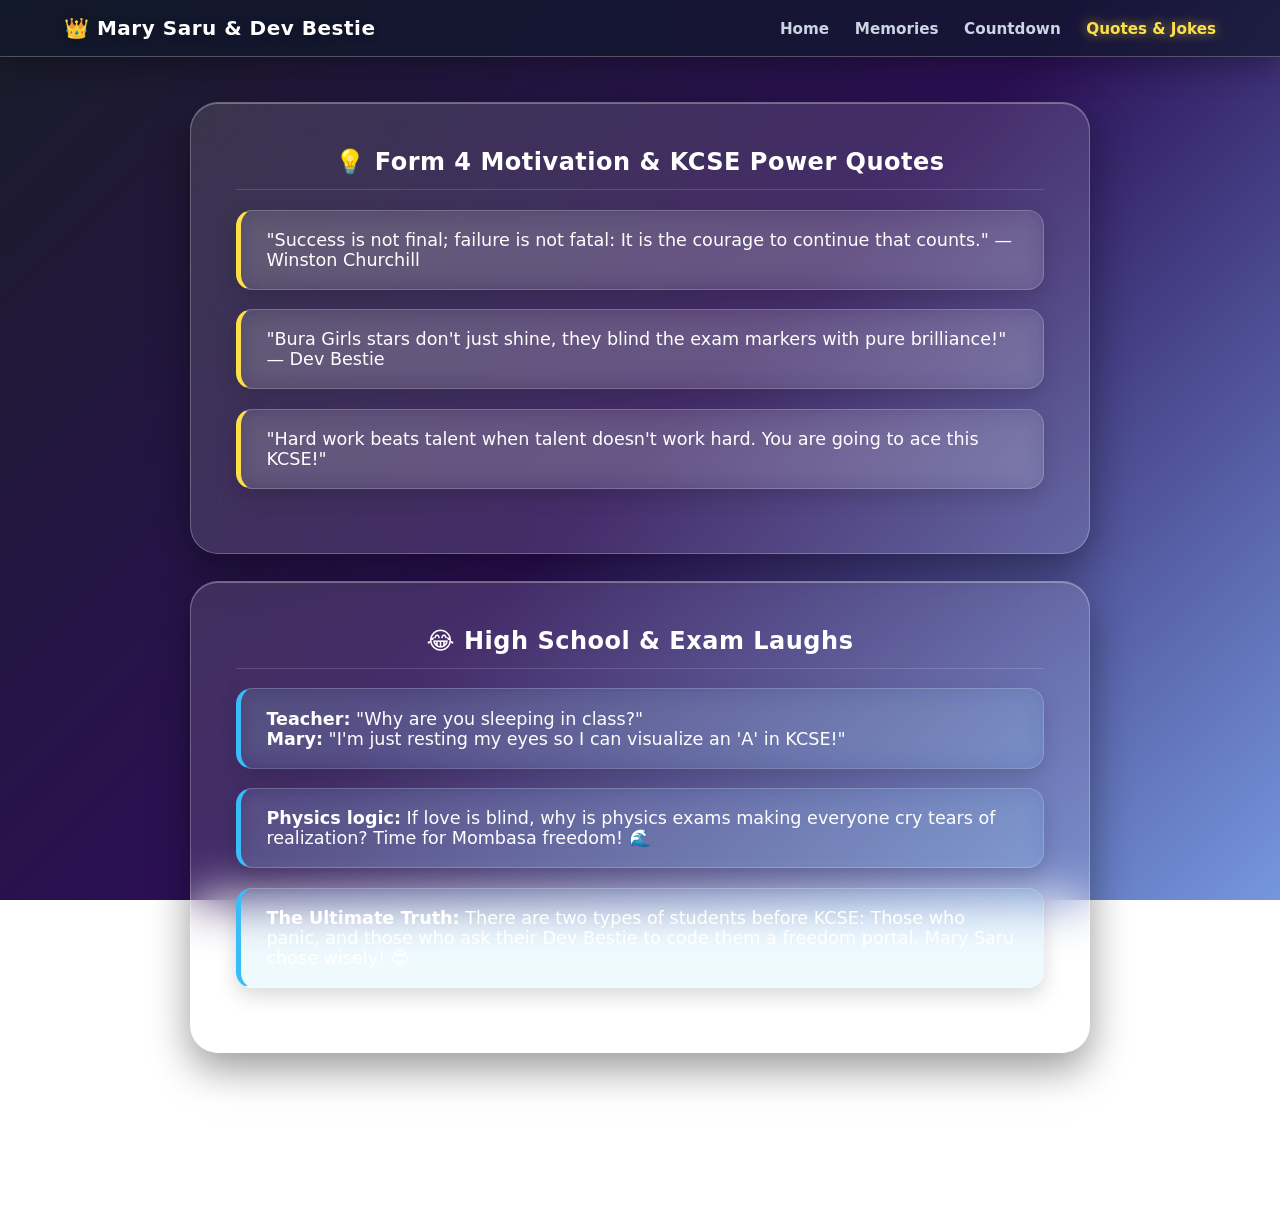
<file: mary-kcse-portal/quotes.html>
﻿<!DOCTYPE html>
<html lang="en">
<head>
    <meta charset="UTF-8">
    <meta name="viewport" content="width=device-width, initial-scale=1.0">
    <title>Mary Saru | Quotes & Jokes</title>
    <link rel="stylesheet" href="style.css">
</head>
<body>
    <nav class="navbar">
        <div class="logo">👑 Mary Saru & Dev Bestie</div>
        <ul>
            <li><a href="index.html">Home</a></li>
            <li><a href="memories.html">Memories</a></li>
            <li><a href="countdown.html">Countdown</a></li>
            <li><a href="quotes.html" class="active">Quotes & Jokes</a></li>
        </ul>
    </nav>

    <div class="container">
        <div class="card">
            <h2>💡 Form 4 Motivation & KCSE Power Quotes</h2>
            <div class="quote-box">
                "Success is not final; failure is not fatal: It is the courage to continue that counts." — Winston Churchill
            </div>
            <div class="quote-box">
                "Bura Girls stars don't just shine, they blind the exam markers with pure brilliance!" — Dev Bestie
            </div>
            <div class="quote-box">
                "Hard work beats talent when talent doesn't work hard. You are going to ace this KCSE!"
            </div>
        </div>

        <div class="card">
            <h2>😂 High School & Exam Laughs</h2>
            <div class="joke-box">
                <strong>Teacher:</strong> "Why are you sleeping in class?"<br>
                <strong>Mary:</strong> "I'm just resting my eyes so I can visualize an 'A' in KCSE!"
            </div>
            <div class="joke-box">
                <strong>Physics logic:</strong> If love is blind, why is physics exams making everyone cry tears of realization? Time for Mombasa freedom! 🌊
            </div>
            <div class="joke-box">
                <strong>The Ultimate Truth:</strong> There are two types of students before KCSE: Those who panic, and those who ask their Dev Bestie to code them a freedom portal. Mary Saru chose wisely! 😎
            </div>
        </div>
    </div>

    <footer>
        <p>Crafted with full-stack care by your favorite Dev Bestie from Mwatate.</p>
    </footer>
</body>
</html>
</file>
<file: style.css>
﻿:root {
    --bg-color: #0f172a;
    --card-bg: #1e293b;
    --accent-color: #3b82f6;
    --text-color: #f8fafc;
    --text-muted: #94a3b8;
}

body {
    font-family: 'Segoe UI', Tahoma, Geneva, Verdana, sans-serif;
    background-color: var(--bg-color);
    color: var(--text-color);
    margin: 0;
    padding: 0;
    display: flex;
    flex-direction: column;
    align-items: center;
}

header.hero {
    text-align: center;
    padding: 4rem 1rem 2rem 1rem;
}

.badge {
    background-color: var(--accent-color);
    color: white;
    padding: 0.4rem 1rem;
    border-radius: 50px;
    font-size: 0.85rem;
    font-weight: bold;
    display: inline-block;
    margin-bottom: 1rem;
}

h1 {
    font-size: 2.5rem;
    margin-bottom: 0.5rem;
}

section {
    width: 90%;
    max-width: 800px;
    background-color: var(--card-bg);
    margin: 1.5rem 0;
    padding: 2rem;
    border-radius: 16px;
    box-shadow: 0 10px 25px rgba(0,0,0,0.3);
}

.timer-grid {
    display: grid;
    grid-template-columns: repeat(4, 1fr);
    gap: 1rem;
    text-align: center;
    margin-top: 1.5rem;
}

.time-box {
    background: #0f172a;
    padding: 1rem;
    border-radius: 10px;
}

.time-box span {
    font-size: 2rem;
    font-weight: bold;
    color: var(--accent-color);
    display: block;
}

.time-box label {
    font-size: 0.8rem;
    color: var(--text-muted);
}

.gallery-grid {
    display: grid;
    grid-template-columns: repeat(auto-fit, minmax(200px, 1fr));
    gap: 1.5rem;
    margin-top: 1rem;
}

.photo-card {
    background: #0f172a;
    border-radius: 10px;
    overflow: hidden;
    text-align: center;
    padding-bottom: 1rem;
}

.photo-card img {
    width: 100%;
    height: 220px;
    object-fit: cover;
}

.checklist {
    list-style: none;
    padding: 0;
}

.checklist li {
    padding: 0.75rem 0;
    font-size: 1.1rem;
    border-bottom: 1px solid #334155;
}

.checklist input {
    margin-right: 1rem;
    transform: scale(1.2);
}

footer {
    text-align: center;
    padding: 2rem;
    color: var(--text-muted);
    font-size: 0.9rem;
}
</file>
<file: mary-kcse-portal/style.css>
﻿:root {
    --bg-gradient: linear-gradient(135deg, #1a1c29 0%, #2b1055 50%, #7597de 100%);
    --glass-bg: rgba(255, 255, 255, 0.08);
    --glass-card-bg: rgba(255, 255, 255, 0.12);
    --glass-border: rgba(255, 255, 255, 0.25);
    --glass-shadow: 0 16px 40px 0 rgba(0, 0, 0, 0.4), inset 0 1px 0 rgba(255, 255, 255, 0.3);
    --text-color: #ffffff;
    --text-muted: #cbd5e1;
    --accent-yellow: #fde047;
    --accent-pink: #f43f5e;
    --accent-cyan: #38bdf8;
}

* {
    box-sizing: border-box;
}

body {
    font-family: system-ui, -apple-system, BlinkMacSystemFont, 'Segoe UI', Roboto, Helvetica, Arial, sans-serif;
    background: var(--bg-gradient);
    background-attachment: fixed;
    background-size: cover;
    color: var(--text-color);
    margin: 0;
    padding: 0;
    display: flex;
    flex-direction: column;
    align-items: center;
    min-height: 100vh;
    -webkit-font-smoothing: antialiased;
}

/* Fully Responsive Glass Navbar */
nav.navbar {
    width: 100%;
    background: rgba(15, 23, 42, 0.65);
    backdrop-filter: blur(20px);
    -webkit-backdrop-filter: blur(20px);
    border-bottom: 1px solid var(--glass-border);
    display: flex;
    justify-content: space-between;
    align-items: center;
    padding: 1rem 5%;
    box-shadow: 0 10px 30px rgba(0,0,0,0.3);
    position: sticky;
    top: 0;
    z-index: 1000;
}

nav .logo {
    color: #ffffff;
    font-weight: 800;
    font-size: clamp(1rem, 2.5vw, 1.25rem);
    text-shadow: 0 2px 8px rgba(0,0,0,0.3);
    letter-spacing: 0.5px;
}

nav ul {
    list-style: none;
    display: flex;
    gap: clamp(0.8rem, 2vw, 2rem);
    margin: 0;
    padding: 0;
}

nav ul li a {
    color: var(--text-muted);
    text-decoration: none;
    font-weight: 600;
    font-size: clamp(0.85rem, 1.5vw, 0.95rem);
    transition: all 0.3s ease;
}

nav ul li a:hover, nav ul li a.active {
    color: var(--accent-yellow);
    text-shadow: 0 0 12px rgba(253, 224, 71, 0.6);
}

/* Fluid Container */
.container {
    width: 90%;
    max-width: 900px;
    margin: clamp(2rem, 5vh, 4rem) auto;
    display: flex;
    flex-direction: column;
    gap: clamp(1.5rem, 3vh, 2.5rem);
    flex: 1;
    align-items: center;
    text-align: center;
}

/* Gift Box Landing */
.gift-container {
    background: var(--glass-card-bg);
    backdrop-filter: blur(25px);
    -webkit-backdrop-filter: blur(25px);
    border: 1px solid var(--glass-border);
    padding: clamp(2rem, 5vw, 3.5rem);
    border-radius: 32px;
    box-shadow: var(--glass-shadow);
    max-width: 600px;
    width: 100%;
    margin: auto 0;
}

.gift-icon {
    font-size: clamp(4rem, 10vw, 6.5rem);
    animation: bounce 2s infinite ease-in-out;
    margin-bottom: 1rem;
    filter: drop-shadow(0 10px 15px rgba(0,0,0,0.3));
}

@keyframes bounce {
    0%, 100% { transform: translateY(0); }
    50% { transform: translateY(-12px); }
}

.floating-text {
    font-size: clamp(1.2rem, 3vw, 1.6rem);
    color: var(--accent-yellow);
    font-weight: 800;
    text-shadow: 0 2px 12px rgba(253, 224, 71, 0.4);
    margin-bottom: 1.5rem;
    animation: pulse 1.8s infinite alternate;
}

@keyframes pulse {
    0% { opacity: 0.85; transform: scale(1); }
    100% { opacity: 1; transform: scale(1.02); }
}

/* Ultra-Glass Cards & Forms */
.card {
    background: var(--glass-card-bg);
    backdrop-filter: blur(25px);
    -webkit-backdrop-filter: blur(25px);
    border: 1px solid var(--glass-border);
    padding: clamp(1.5rem, 4vw, 2.8rem);
    border-radius: 28px;
    box-shadow: var(--glass-shadow);
    width: 100%;
    text-align: left;
}

.card h2 {
    font-size: clamp(1.2rem, 3vw, 1.5rem);
    margin-top: 0;
    color: #ffffff;
    border-bottom: 1px solid rgba(255, 255, 255, 0.15);
    padding-bottom: 0.8rem;
    text-align: center;
    letter-spacing: 0.5px;
}

.form-group {
    margin-bottom: 1.2rem;
}

.form-group label {
    display: block;
    font-weight: 600;
    font-size: 0.95rem;
    margin-bottom: 0.4rem;
    color: var(--accent-yellow);
}

.form-group input, .form-group textarea {
    width: 100%;
    padding: 0.85rem 1rem;
    border-radius: 14px;
    border: 1px solid rgba(255, 255, 255, 0.25);
    background: rgba(255, 255, 255, 0.06);
    color: white;
    font-size: 1rem;
    backdrop-filter: blur(10px);
    transition: all 0.3s ease;
}

.form-group input:focus, .form-group textarea:focus {
    outline: none;
    border-color: var(--accent-yellow);
    background: rgba(255, 255, 255, 0.12);
    box-shadow: 0 0 20px rgba(253, 224, 71, 0.3);
}

/* Premium Buttons */
.btn {
    display: inline-block;
    background: linear-gradient(135deg, #fde047 0%, #facc15 100%);
    color: #0f172a;
    padding: 0.95rem 2.2rem;
    border-radius: 50px;
    font-weight: 800;
    text-decoration: none;
    font-size: 1.05rem;
    box-shadow: 0 8px 25px rgba(250, 204, 21, 0.35);
    transition: all 0.3s cubic-bezier(0.4, 0, 0.2, 1);
    border: none;
    cursor: pointer;
    text-align: center;
    letter-spacing: 0.5px;
}

.btn:hover {
    transform: translateY(-3px) scale(1.03);
    box-shadow: 0 12px 30px rgba(250, 204, 21, 0.5);
    background: linear-gradient(135deg, #fef08a 0%, #fde047 100%);
}

/* Responsive Photos Grid */
.photos-grid {
    display: grid;
    grid-template-columns: repeat(auto-fit, minmax(240px, 1fr));
    gap: 1.5rem;
    margin-top: 1.5rem;
}

.photo-box {
    background: rgba(15, 23, 42, 0.45);
    border: 1px solid rgba(255, 255, 255, 0.2);
    border-radius: 20px;
    overflow: hidden;
    text-align: center;
    padding-bottom: 0.9rem;
    backdrop-filter: blur(12px);
    box-shadow: 0 10px 25px rgba(0,0,0,0.3);
    transition: transform 0.3s ease, border-color 0.3s ease;
}

.photo-box:hover {
    transform: translateY(-6px);
    border-color: var(--accent-yellow);
    box-shadow: 0 15px 30px rgba(0,0,0,0.4);
}

.photo-box img {
    width: 100%;
    height: 250px;
    object-fit: contain;
    background-color: rgba(0,0,0,0.3);
}

.photo-box p {
    font-size: 0.95rem;
    margin: 0.9rem 0 0 0;
    font-weight: 700;
    color: #ffffff;
    letter-spacing: 0.5px;
}

/* Responsive Timer Grid */
.timer-grid {
    display: grid;
    grid-template-columns: repeat(4, 1fr);
    gap: 1rem;
    margin-top: 1.5rem;
}

@media (max-width: 640px) {
    .timer-grid {
        grid-template-columns: repeat(2, 1fr);
    }
}

.time-box {
    background: rgba(0, 0, 0, 0.35);
    border: 1px solid rgba(255, 255, 255, 0.2);
    padding: 1rem;
    border-radius: 16px;
    backdrop-filter: blur(10px);
    box-shadow: inset 0 2px 6px rgba(0,0,0,0.2);
}

.time-box span {
    font-size: clamp(1.8rem, 5vw, 2.5rem);
    font-weight: 800;
    color: var(--accent-yellow);
    display: block;
    text-shadow: 0 2px 8px rgba(253, 224, 71, 0.4);
}

.time-box label {
    font-size: 0.75rem;
    color: var(--text-muted);
    font-weight: 700;
    letter-spacing: 1.5px;
}

/* Quotes & Jokes Panels */
.quote-box, .joke-box {
    background: rgba(255, 255, 255, 0.08);
    border: 1px solid rgba(255, 255, 255, 0.2);
    border-left: 5px solid var(--accent-yellow);
    padding: 1.2rem 1.6rem;
    border-radius: 16px;
    margin: 1.2rem 0;
    font-size: clamp(0.95rem, 2vw, 1.1rem);
    color: #ffffff;
    backdrop-filter: blur(12px);
    box-shadow: 0 8px 20px rgba(0,0,0,0.15);
}

.joke-box {
    border-left-color: var(--accent-cyan);
    background: rgba(56, 189, 248, 0.08);
}

/* Checklist */
.checklist {
    list-style: none;
    padding: 0;
    margin: 0;
}

.checklist li {
    padding: 1rem 0;
    font-size: clamp(1rem, 2vw, 1.1rem);
    border-bottom: 1px solid rgba(255, 255, 255, 0.12);
    display: flex;
    align-items: center;
    gap: 1.2rem;
    color: #ffffff;
}

.checklist input {
    transform: scale(1.4);
    accent-color: #8b5cf6;
    cursor: pointer;
}

/* Footer */
footer {
    text-align: center;
    padding: 2rem;
    color: rgba(255, 255, 255, 0.75);
    font-size: 0.85rem;
    letter-spacing: 0.5px;
    margin-top: auto;
    border-top: 1px solid rgba(255, 255, 255, 0.12);
    width: 100%;
    backdrop-filter: blur(10px);
}

/* Mobile Adjustments for Navbar */
@media (max-width: 768px) {
    nav.navbar {
        flex-direction: column;
        gap: 0.8rem;
        padding: 1rem;
    }
    nav ul {
        gap: 1rem;
    }
}
</file>
